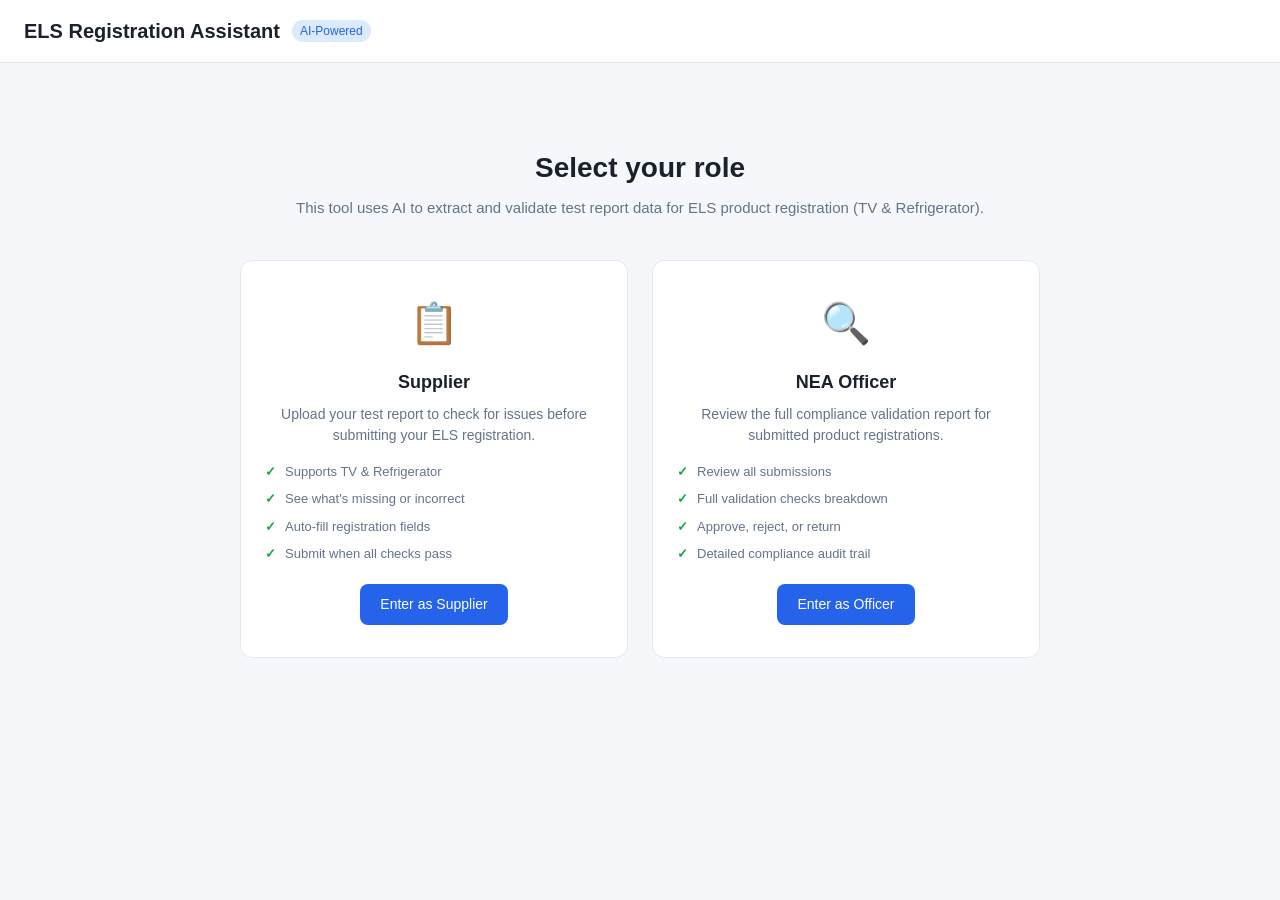
<file: static/index.html>
<!DOCTYPE html>
<html lang="en">
<head>
    <meta charset="UTF-8">
    <meta name="viewport" content="width=device-width, initial-scale=1.0">
    <title>ELS Registration Assistant</title>
    <link rel="stylesheet" href="/static/styles.css?v=12">
</head>
<body>
    <div class="header">
        <h1>ELS Registration Assistant</h1>
        <span class="badge">AI-Powered</span>
    </div>

    <div class="container">
        <div class="role-selector">
            <h2>Select your role</h2>
            <p class="role-subtitle">This tool uses AI to extract and validate test report data for ELS product registration (TV &amp; Refrigerator).</p>

            <div class="role-cards">
                <a href="/supplier" class="role-card">
                    <div class="role-icon">&#128203;</div>
                    <h3>Supplier</h3>
                    <p>Upload your test report to check for issues before submitting your ELS registration.</p>
                    <ul class="role-features">
                        <li>Supports TV &amp; Refrigerator</li>
                        <li>See what's missing or incorrect</li>
                        <li>Auto-fill registration fields</li>
                        <li>Submit when all checks pass</li>
                    </ul>
                    <span class="btn btn-primary" style="margin-top:16px;">Enter as Supplier</span>
                </a>

                <a href="/officer" class="role-card">
                    <div class="role-icon">&#128269;</div>
                    <h3>NEA Officer</h3>
                    <p>Review the full compliance validation report for submitted product registrations.</p>
                    <ul class="role-features">
                        <li>Review all submissions</li>
                        <li>Full validation checks breakdown</li>
                        <li>Approve, reject, or return</li>
                        <li>Detailed compliance audit trail</li>
                    </ul>
                    <span class="btn btn-primary" style="margin-top:16px;">Enter as Officer</span>
                </a>
            </div>
        </div>
    </div>
</body>
</html>
</file>
<file: static/styles.css>
:root {
    --bg: #f5f7fa;
    --card: #ffffff;
    --border: #e2e8f0;
    --text: #1a202c;
    --text-secondary: #64748b;
    --primary: #2563eb;
    --primary-light: #dbeafe;
    --success: #16a34a;
    --success-bg: #dcfce7;
    --error: #dc2626;
    --error-bg: #fee2e2;
    --warning: #d97706;
    --warning-bg: #fef3c7;
    --info-bg: #f0f9ff;
}

* { box-sizing: border-box; margin: 0; padding: 0; }

body {
    font-family: -apple-system, BlinkMacSystemFont, 'Segoe UI', Roboto, sans-serif;
    background: var(--bg);
    color: var(--text);
    line-height: 1.5;
}

.header {
    background: var(--card);
    border-bottom: 1px solid var(--border);
    padding: 16px 24px;
    display: flex;
    align-items: center;
    gap: 12px;
}

.header h1 {
    font-size: 20px;
    font-weight: 600;
}

.header .badge {
    background: var(--primary-light);
    color: var(--primary);
    font-size: 12px;
    padding: 2px 8px;
    border-radius: 12px;
    font-weight: 500;
}

.container {
    max-width: 1400px;
    margin: 0 auto;
    padding: 24px;
}

/* Upload Section */
.upload-section {
    text-align: center;
    padding: 60px 24px;
}

.upload-area {
    border: 2px dashed var(--border);
    border-radius: 12px;
    padding: 48px;
    max-width: 600px;
    margin: 0 auto;
    cursor: pointer;
    transition: all 0.2s;
    background: var(--card);
}

.upload-area:hover, .upload-area.drag-over {
    border-color: var(--primary);
    background: var(--primary-light);
}

.upload-area .icon {
    font-size: 48px;
    margin-bottom: 16px;
}

.upload-area h2 {
    font-size: 18px;
    margin-bottom: 8px;
}

.upload-area p {
    color: var(--text-secondary);
    font-size: 14px;
}

.upload-actions {
    margin-top: 24px;
    display: flex;
    gap: 12px;
    justify-content: center;
}

.btn {
    padding: 10px 20px;
    border-radius: 8px;
    font-size: 14px;
    font-weight: 500;
    cursor: pointer;
    border: none;
    transition: all 0.2s;
}

.btn-primary {
    background: var(--primary);
    color: white;
}

.btn-primary:hover { opacity: 0.9; }

.btn-outline {
    background: var(--card);
    color: var(--text);
    border: 1px solid var(--border);
}

.btn-outline:hover { background: var(--bg); }

.btn-sm {
    padding: 6px 12px;
    font-size: 12px;
}

.btn-success {
    background: var(--success);
    color: white;
}

/* Loading */
.loading {
    text-align: center;
    padding: 80px 24px;
}

.spinner {
    width: 40px;
    height: 40px;
    border: 3px solid var(--border);
    border-top-color: var(--primary);
    border-radius: 50%;
    animation: spin 0.8s linear infinite;
    margin: 0 auto 16px;
}

@keyframes spin { to { transform: rotate(360deg); } }

/* Results Layout */
.results-layout {
    display: grid;
    grid-template-columns: 1fr 1fr;
    gap: 24px;
    align-items: start;
}

@media (max-width: 1024px) {
    .results-layout {
        grid-template-columns: 1fr;
    }
}

.panel {
    background: var(--card);
    border-radius: 12px;
    border: 1px solid var(--border);
    overflow: hidden;
}

.panel-header {
    padding: 16px 20px;
    border-bottom: 1px solid var(--border);
    display: flex;
    align-items: center;
    justify-content: space-between;
}

.panel-header h2 {
    font-size: 16px;
    font-weight: 600;
}

.panel-body {
    padding: 20px;
    max-height: 75vh;
    overflow-y: auto;
}

/* Summary Bar */
.summary-bar {
    display: flex;
    gap: 16px;
    margin-bottom: 20px;
    padding: 16px;
    background: var(--bg);
    border-radius: 8px;
}

.summary-stat {
    text-align: center;
    flex: 1;
}

.summary-stat .number {
    font-size: 24px;
    font-weight: 700;
}

.summary-stat .label {
    font-size: 12px;
    color: var(--text-secondary);
}

.summary-stat.pass .number { color: var(--success); }
.summary-stat.fail .number { color: var(--error); }
.summary-stat.warn .number { color: var(--warning); }

/* Validation Sections */
.val-section {
    margin-bottom: 16px;
}

.val-section-header {
    display: flex;
    align-items: center;
    gap: 8px;
    padding: 10px 12px;
    background: var(--bg);
    border-radius: 8px;
    cursor: pointer;
    font-weight: 600;
    font-size: 14px;
    user-select: none;
}

.val-section-header .toggle {
    font-size: 12px;
    transition: transform 0.2s;
}

.val-section-header.open .toggle {
    transform: rotate(90deg);
}

.val-section-header .section-stats {
    margin-left: auto;
    font-weight: 400;
    font-size: 12px;
    color: var(--text-secondary);
}

.val-checks {
    padding: 8px 0;
}

.val-check {
    display: flex;
    align-items: flex-start;
    gap: 10px;
    padding: 8px 12px;
    border-radius: 6px;
    font-size: 13px;
    margin-bottom: 4px;
}

.val-check:hover {
    background: var(--bg);
}

.val-check .status-icon {
    flex-shrink: 0;
    width: 20px;
    height: 20px;
    border-radius: 50%;
    display: flex;
    align-items: center;
    justify-content: center;
    font-size: 11px;
    font-weight: 700;
    margin-top: 1px;
}

.val-check.pass .status-icon {
    background: var(--success-bg);
    color: var(--success);
}

.val-check.fail .status-icon {
    background: var(--error-bg);
    color: var(--error);
}

.val-check.warn .status-icon {
    background: var(--warning-bg);
    color: var(--warning);
}

.val-check .check-content {
    flex: 1;
}

.val-check .check-name {
    font-weight: 500;
}

.val-check .check-detail {
    color: var(--text-secondary);
    font-size: 12px;
    margin-top: 2px;
}

.val-check .check-value {
    font-family: 'SF Mono', Monaco, monospace;
    font-size: 12px;
    background: var(--bg);
    padding: 1px 6px;
    border-radius: 4px;
}

/* Registration Form */
.reg-form-section {
    margin-bottom: 20px;
}

.reg-form-section h3 {
    font-size: 14px;
    font-weight: 600;
    margin-bottom: 12px;
    color: var(--text-secondary);
    text-transform: uppercase;
    letter-spacing: 0.5px;
}

.reg-field {
    display: flex;
    align-items: center;
    gap: 8px;
    padding: 8px 0;
    border-bottom: 1px solid var(--border);
    font-size: 13px;
}

.reg-field:last-child { border-bottom: none; }

.reg-field .field-label {
    width: 200px;
    flex-shrink: 0;
    color: var(--text-secondary);
    font-size: 12px;
}

.reg-field .field-value {
    flex: 1;
    font-weight: 500;
    padding: 4px 8px;
    border-radius: 4px;
    min-height: 28px;
    display: flex;
    align-items: center;
}

.reg-field .field-value.extracted {
    background: var(--success-bg);
    color: var(--success);
}

.reg-field .field-value.missing {
    background: var(--error-bg);
    color: var(--error);
    font-style: italic;
}

.reg-field .field-value.review {
    background: var(--warning-bg);
    color: var(--warning);
}

.reg-field .copy-btn {
    flex-shrink: 0;
    background: none;
    border: none;
    color: var(--text-secondary);
    cursor: pointer;
    padding: 4px;
    border-radius: 4px;
    font-size: 12px;
}

.reg-field .copy-btn:hover {
    background: var(--bg);
    color: var(--text);
}

/* Conversation Messages */
.message {
    margin-bottom: 16px;
    padding: 12px 16px;
    border-radius: 8px;
    font-size: 14px;
    line-height: 1.6;
}

.message.assistant {
    background: var(--info-bg);
    border: 1px solid #bae6fd;
}

.message.summary-good {
    background: var(--success-bg);
    border: 1px solid #86efac;
}

.message.summary-issues {
    background: var(--warning-bg);
    border: 1px solid #fcd34d;
}

.message strong {
    font-weight: 600;
}

/* Back Button */
.back-btn {
    margin-bottom: 16px;
}

/* Hidden file input */
#fileInput { display: none; }

/* Scrollbar */
.panel-body::-webkit-scrollbar {
    width: 6px;
}

.panel-body::-webkit-scrollbar-track {
    background: transparent;
}

.panel-body::-webkit-scrollbar-thumb {
    background: var(--border);
    border-radius: 3px;
}

.panel-body::-webkit-scrollbar-thumb:hover {
    background: #94a3b8;
}

/* Copy all button */
.copy-all-bar {
    padding: 12px 20px;
    border-top: 1px solid var(--border);
    display: flex;
    gap: 8px;
    justify-content: flex-end;
}

.copied-toast {
    position: fixed;
    bottom: 24px;
    right: 24px;
    background: var(--text);
    color: white;
    padding: 10px 16px;
    border-radius: 8px;
    font-size: 13px;
    opacity: 0;
    transform: translateY(10px);
    transition: all 0.3s;
    pointer-events: none;
    z-index: 100;
}

.copied-toast.show {
    opacity: 1;
    transform: translateY(0);
}

/* Role Selector */
.role-selector {
    text-align: center;
    padding: 60px 24px 40px;
}

.role-selector h2 {
    font-size: 28px;
    font-weight: 700;
    margin-bottom: 8px;
}

.role-subtitle {
    color: var(--text-secondary);
    font-size: 15px;
    margin-bottom: 40px;
}

.role-cards {
    display: grid;
    grid-template-columns: 1fr 1fr;
    gap: 24px;
    max-width: 800px;
    margin: 0 auto;
}

@media (max-width: 640px) {
    .role-cards { grid-template-columns: 1fr; }
}

.role-card {
    background: var(--card);
    border: 1px solid var(--border);
    border-radius: 12px;
    padding: 32px 24px;
    text-decoration: none;
    color: var(--text);
    transition: all 0.2s;
    display: flex;
    flex-direction: column;
    align-items: center;
    text-align: center;
}

.role-card:hover {
    border-color: var(--primary);
    box-shadow: 0 4px 12px rgba(37, 99, 235, 0.1);
    transform: translateY(-2px);
}

.role-icon {
    font-size: 40px;
    margin-bottom: 16px;
}

.role-card h3 {
    font-size: 18px;
    font-weight: 600;
    margin-bottom: 8px;
}

.role-card p {
    color: var(--text-secondary);
    font-size: 14px;
    margin-bottom: 12px;
}

.role-features {
    list-style: none;
    text-align: left;
    width: 100%;
    font-size: 13px;
    color: var(--text-secondary);
}

.role-features li {
    padding: 4px 0;
    padding-left: 20px;
    position: relative;
}

.role-features li::before {
    content: "\2713";
    position: absolute;
    left: 0;
    color: var(--success);
    font-weight: 700;
}

/* Submit Button Area */
.submit-area {
    padding: 20px;
    border-top: 1px solid var(--border);
    text-align: center;
}

.btn-submit {
    padding: 12px 32px;
    border-radius: 8px;
    font-size: 15px;
    font-weight: 600;
    cursor: pointer;
    border: none;
    width: 100%;
    transition: all 0.2s;
}

.btn-submit.enabled {
    background: var(--success);
    color: white;
}

.btn-submit.enabled:hover {
    opacity: 0.9;
}

.btn-submit.disabled {
    background: var(--border);
    color: var(--text-secondary);
    cursor: not-allowed;
}

/* Issue Card (supplier view) */
.issue-card {
    background: var(--card);
    border: 1px solid var(--error-bg);
    border-left: 4px solid var(--error);
    border-radius: 8px;
    padding: 14px 16px;
    margin-bottom: 10px;
}

.issue-card.warning {
    border-color: var(--warning-bg);
    border-left-color: var(--warning);
}

.issue-card .issue-title {
    font-weight: 600;
    font-size: 14px;
    margin-bottom: 4px;
}

.issue-card .issue-desc {
    font-size: 13px;
    color: var(--text-secondary);
    line-height: 1.5;
}

.issue-card .issue-expected {
    font-size: 12px;
    color: var(--text-secondary);
    margin-top: 6px;
    padding-top: 6px;
    border-top: 1px solid var(--border);
}

.issue-section-label {
    font-size: 12px;
    font-weight: 600;
    color: var(--text-secondary);
    text-transform: uppercase;
    letter-spacing: 0.5px;
    margin-top: 20px;
    margin-bottom: 10px;
    padding-bottom: 6px;
    border-bottom: 1px solid var(--border);
}

.issue-section-label:first-child {
    margin-top: 0;
}

/* Success State */
.success-box {
    text-align: center;
    padding: 40px 24px;
}

.success-box .success-icon {
    font-size: 48px;
    margin-bottom: 16px;
}

.success-box h3 {
    font-size: 18px;
    font-weight: 600;
    color: var(--success);
    margin-bottom: 8px;
}

.success-box p {
    color: var(--text-secondary);
    font-size: 14px;
}

/* Header back link */
.header-back {
    color: var(--text-secondary);
    text-decoration: none;
    font-size: 14px;
    margin-left: auto;
}

.header-back:hover {
    color: var(--text);
}

/* Badge variants */
.badge-supplier {
    background: #dbeafe;
    color: #2563eb;
}

.badge-officer {
    background: #fef3c7;
    color: #d97706;
}

/* Success modal overlay */
.modal-overlay {
    position: fixed;
    top: 0; left: 0; right: 0; bottom: 0;
    background: rgba(0,0,0,0.4);
    display: flex;
    align-items: center;
    justify-content: center;
    z-index: 200;
}

.modal {
    background: var(--card);
    border-radius: 16px;
    padding: 40px;
    max-width: 420px;
    text-align: center;
    box-shadow: 0 20px 60px rgba(0,0,0,0.2);
}

.modal .modal-icon {
    font-size: 56px;
    margin-bottom: 16px;
}

.modal h3 {
    font-size: 20px;
    font-weight: 600;
    margin-bottom: 8px;
}

.modal p {
    color: var(--text-secondary);
    font-size: 14px;
    margin-bottom: 24px;
    line-height: 1.6;
}

.modal .btn {
    min-width: 120px;
}

/* Editable form fields */
.field-input {
    flex: 1;
    font-size: 13px;
    font-weight: 500;
    padding: 6px 10px;
    border-radius: 6px;
    border: 1px solid var(--border);
    min-height: 32px;
    font-family: inherit;
    transition: all 0.2s;
}

.field-input:focus {
    outline: none;
    border-color: var(--primary);
    box-shadow: 0 0 0 2px var(--primary-light);
}

.field-input.source-extracted {
    background: var(--success-bg);
    border-color: #86efac;
    color: var(--text);
}

.field-input.source-manual {
    background: var(--warning-bg);
    border-color: #fcd34d;
    color: var(--text);
}

.field-input.source-missing {
    background: var(--error-bg);
    border-color: #fca5a5;
}

.field-input.source-missing::placeholder {
    color: var(--error);
    font-style: italic;
}

/* Source badges (officer view) */
.source-badge {
    font-size: 10px;
    font-weight: 600;
    padding: 2px 6px;
    border-radius: 4px;
    text-transform: uppercase;
    letter-spacing: 0.3px;
    flex-shrink: 0;
    white-space: nowrap;
}

.source-badge.extracted {
    background: var(--success-bg);
    color: var(--success);
}

.source-badge.manual {
    background: var(--warning-bg);
    color: var(--warning);
}

/* Required field indicator */
.field-required {
    color: var(--error);
    font-size: 11px;
    margin-left: 2px;
}

/* Officer Action Bar */
.action-bar {
    padding: 20px;
    border-top: 2px solid var(--border);
    background: var(--bg);
    border-radius: 0 0 12px 12px;
    display: flex;
    gap: 12px;
    align-items: center;
}

.action-bar .action-label {
    font-size: 13px;
    font-weight: 600;
    color: var(--text-secondary);
    margin-right: 8px;
}

.btn-approve {
    background: var(--success);
    color: white;
    padding: 10px 24px;
    border: none;
    border-radius: 8px;
    font-size: 14px;
    font-weight: 600;
    cursor: pointer;
}

.btn-approve:hover { opacity: 0.9; }

.btn-reject {
    background: var(--error);
    color: white;
    padding: 10px 24px;
    border: none;
    border-radius: 8px;
    font-size: 14px;
    font-weight: 600;
    cursor: pointer;
}

.btn-reject:hover { opacity: 0.9; }

.btn-return {
    background: var(--warning);
    color: white;
    padding: 10px 24px;
    border: none;
    border-radius: 8px;
    font-size: 14px;
    font-weight: 600;
    cursor: pointer;
}

.btn-return:hover { opacity: 0.9; }

/* Action Comment Modal */
.action-modal {
    position: fixed;
    top: 0; left: 0; right: 0; bottom: 0;
    background: rgba(0,0,0,0.4);
    display: flex;
    align-items: center;
    justify-content: center;
    z-index: 200;
}

.action-modal-content {
    background: var(--card);
    border-radius: 12px;
    padding: 28px;
    max-width: 500px;
    width: 90%;
    box-shadow: 0 20px 60px rgba(0,0,0,0.2);
}

.action-modal-content h3 {
    font-size: 18px;
    margin-bottom: 12px;
}

.action-modal-content p {
    font-size: 14px;
    color: var(--text-secondary);
    margin-bottom: 16px;
}

.action-modal-content textarea {
    width: 100%;
    min-height: 100px;
    padding: 10px;
    border: 1px solid var(--border);
    border-radius: 8px;
    font-family: inherit;
    font-size: 14px;
    resize: vertical;
    margin-bottom: 16px;
}

.action-modal-content textarea:focus {
    outline: none;
    border-color: var(--primary);
}

.action-modal-buttons {
    display: flex;
    gap: 10px;
    justify-content: flex-end;
}

/* History / Audit Trail */
.history-section {
    margin-top: 20px;
}

.history-entry {
    display: flex;
    gap: 12px;
    padding: 12px;
    border-left: 3px solid var(--border);
    margin-bottom: 8px;
    margin-left: 8px;
}

.history-entry.approve { border-left-color: var(--success); }
.history-entry.reject { border-left-color: var(--error); }
.history-entry.return { border-left-color: var(--warning); }
.history-entry.submit { border-left-color: var(--primary); }

.history-entry .history-icon {
    font-size: 16px;
    flex-shrink: 0;
}

.history-entry .history-content {
    flex: 1;
}

.history-entry .history-action {
    font-weight: 600;
    font-size: 13px;
}

.history-entry .history-time {
    font-size: 12px;
    color: var(--text-secondary);
}

.history-entry .history-comments {
    font-size: 13px;
    color: var(--text-secondary);
    margin-top: 4px;
    font-style: italic;
}

/* Status badge variants */
.badge-approved { background: var(--success-bg); color: var(--success); }
.badge-rejected { background: var(--error-bg); color: var(--error); }
.badge-returned { background: var(--warning-bg); color: var(--warning); }
.badge-pending { background: #e0e7ff; color: #4338ca; }

/* Returned submission notice (supplier view) */
.returned-notice {
    background: var(--warning-bg);
    border: 1px solid #fcd34d;
    border-radius: 8px;
    padding: 16px;
    margin-bottom: 20px;
}

.returned-notice h3 {
    font-size: 15px;
    color: var(--warning);
    margin-bottom: 8px;
}

.returned-item {
    background: var(--card);
    border: 1px solid var(--border);
    border-radius: 8px;
    padding: 12px 16px;
    margin-top: 8px;
}

.returned-item .returned-meta {
    font-size: 12px;
    color: var(--text-secondary);
}

.returned-item .returned-comments {
    font-size: 13px;
    margin-top: 6px;
    font-style: italic;
}
</file>
